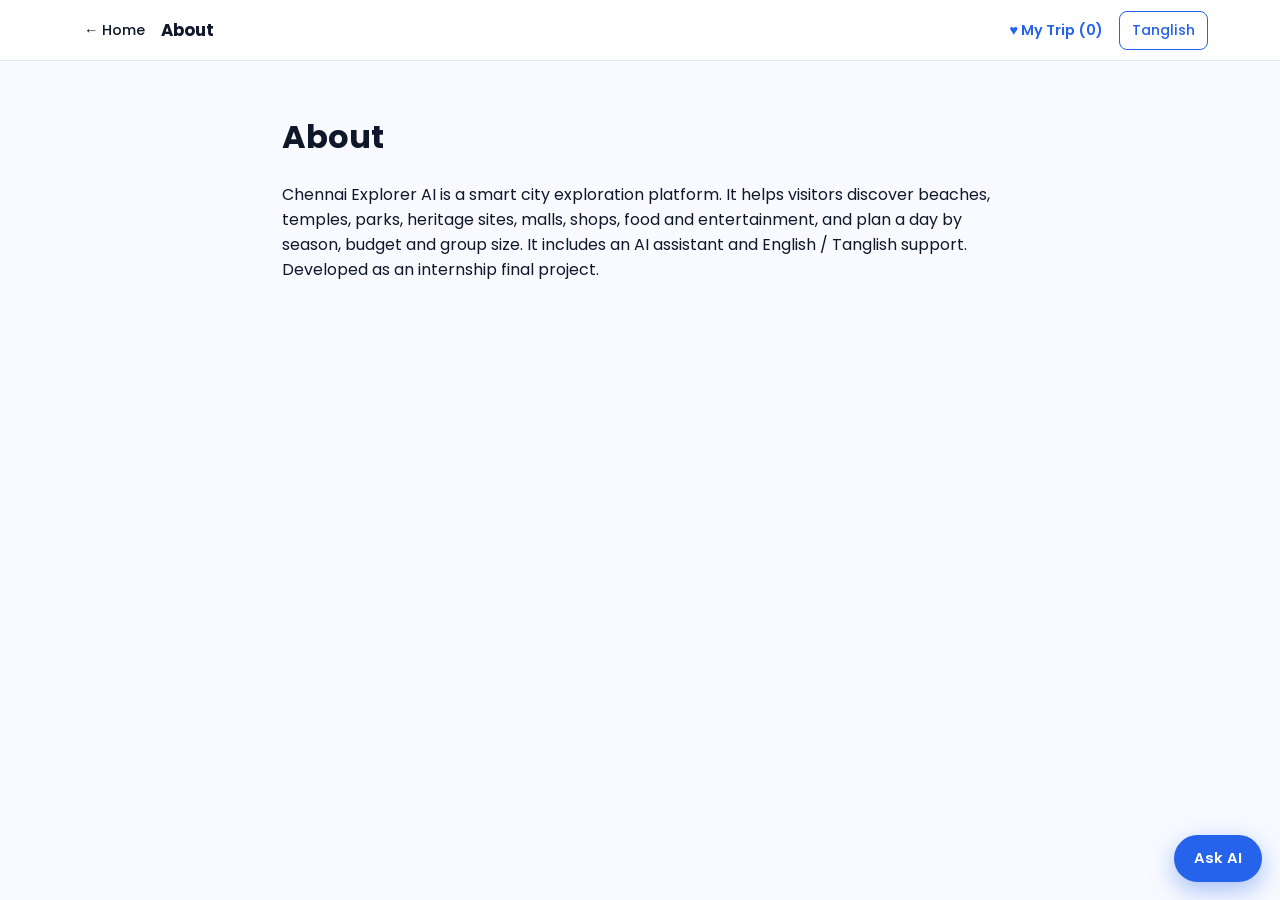
<file: about.html>
<!DOCTYPE html><html lang="en"><head><meta charset="utf-8"><meta name="viewport" content="width=device-width, initial-scale=1"><link rel="stylesheet" href="https://fonts.googleapis.com/css2?family=Poppins:wght@400;500;600;700&display=swap"><link rel="stylesheet" href="css/style.css"><title>About | Chennai Explorer</title></head><body>
<div class="bar"><div class="wrap"><a href="index.html" data-i="bkh"></a><b data-i="abt"></b><a href="mytrip.html" class="tripl noprint">♥ <span data-i="trip"></span> (<span class="fc">0</span>)</a><button class="lt" onclick="tg()"></button></div></div>
<div class="dt"><h1 data-i="abt"></h1><p data-i="ap"></p></div>
<script src="js/data.js"></script><script src="js/common.js"></script><script>applyLang()</script></body></html>
</file>
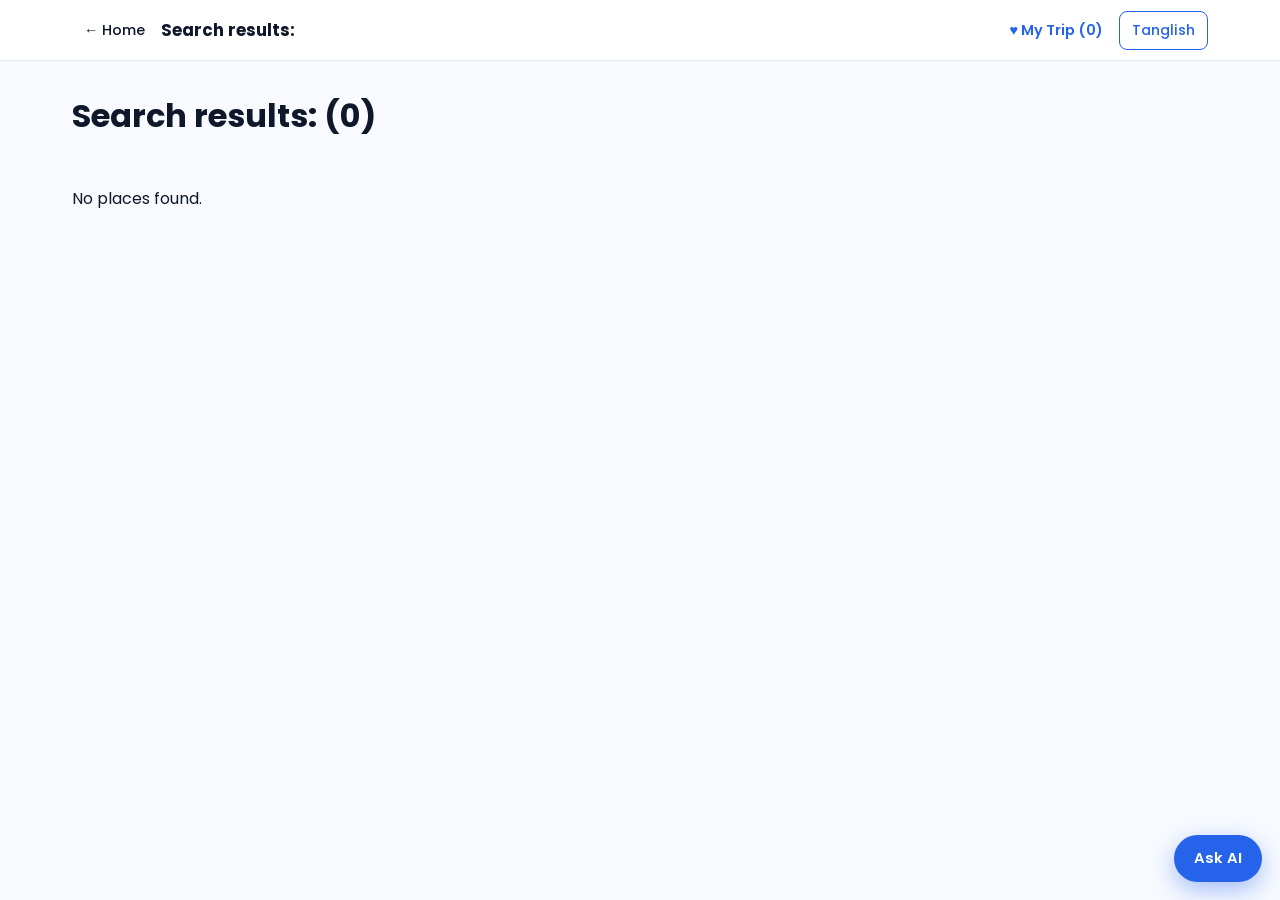
<file: category.html>
<!DOCTYPE html><html lang="en"><head><meta charset="utf-8"><meta name="viewport" content="width=device-width, initial-scale=1"><link rel="stylesheet" href="https://fonts.googleapis.com/css2?family=Poppins:wght@400;500;600;700&display=swap"><link rel="stylesheet" href="css/style.css"><title>Chennai Explorer</title></head><body>
<div class="bar"><div class="wrap"><a href="index.html" data-i="bkh"></a><b id="bt"></b><a href="mytrip.html" class="tripl noprint">♥ <span data-i="trip"></span> (<span class="fc">0</span>)</a><button class="lt" onclick="tg()"></button></div></div>
<div class="wrap"><div class="pt"><h1 id="ttl"></h1></div><div class="pg" id="pg"></div></div>
<script src="js/data.js"></script><script src="js/common.js"></script><script src="js/category.js"></script></body></html>
</file>
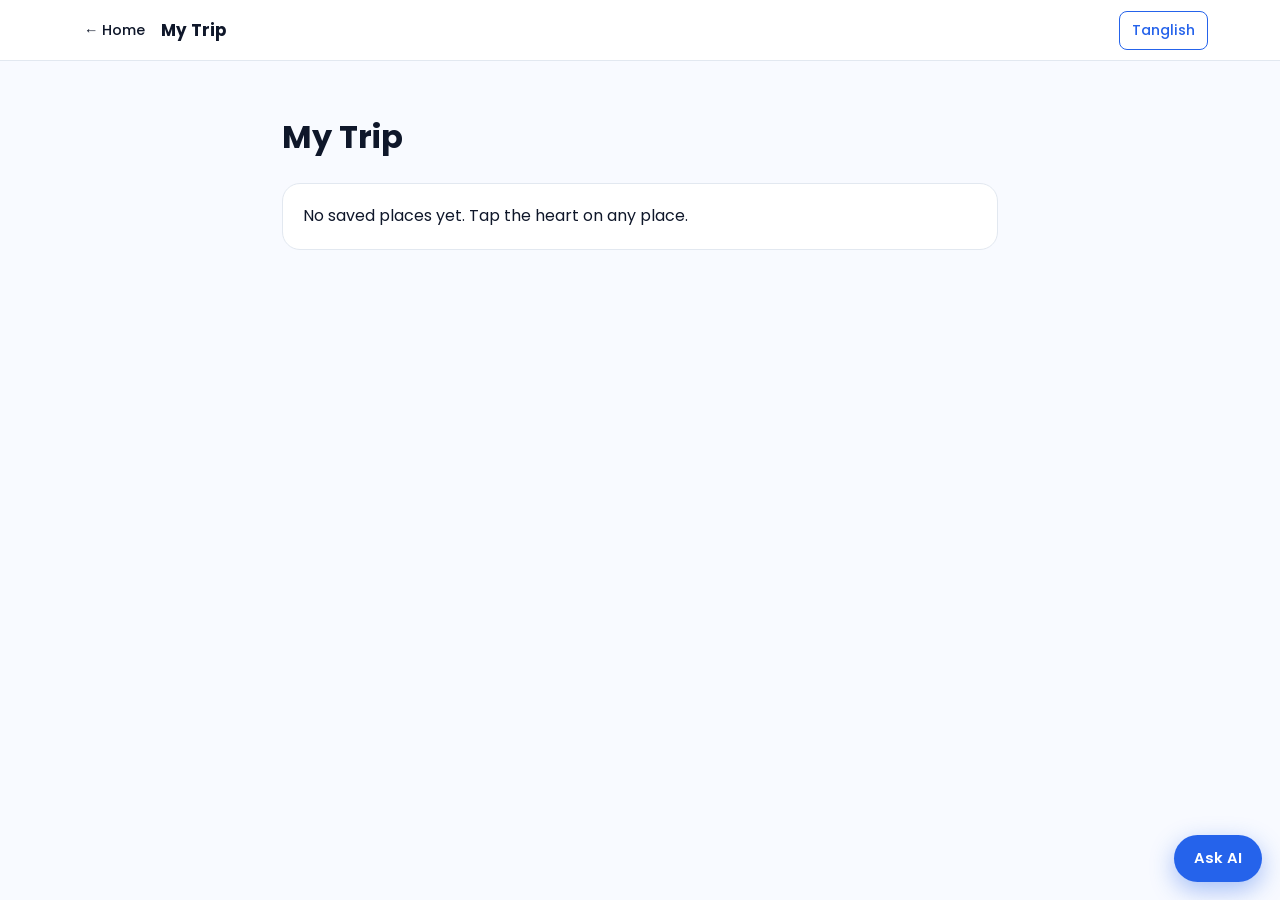
<file: mytrip.html>
<!DOCTYPE html><html lang="en"><head><meta charset="utf-8"><meta name="viewport" content="width=device-width, initial-scale=1"><link rel="stylesheet" href="https://fonts.googleapis.com/css2?family=Poppins:wght@400;500;600;700&display=swap"><link rel="stylesheet" href="css/style.css"><title>My Trip | Chennai Explorer</title></head><body>
<div class="bar"><div class="wrap"><a href="index.html" data-i="bkh"></a><b data-i="trip"></b><button class="lt" onclick="tg()"></button></div></div>
<div class="dt"><h1 data-i="trip"></h1><div id="list"></div></div>
<script src="js/data.js"></script><script src="js/common.js"></script><script src="js/mytrip.js"></script></body></html>
</file>
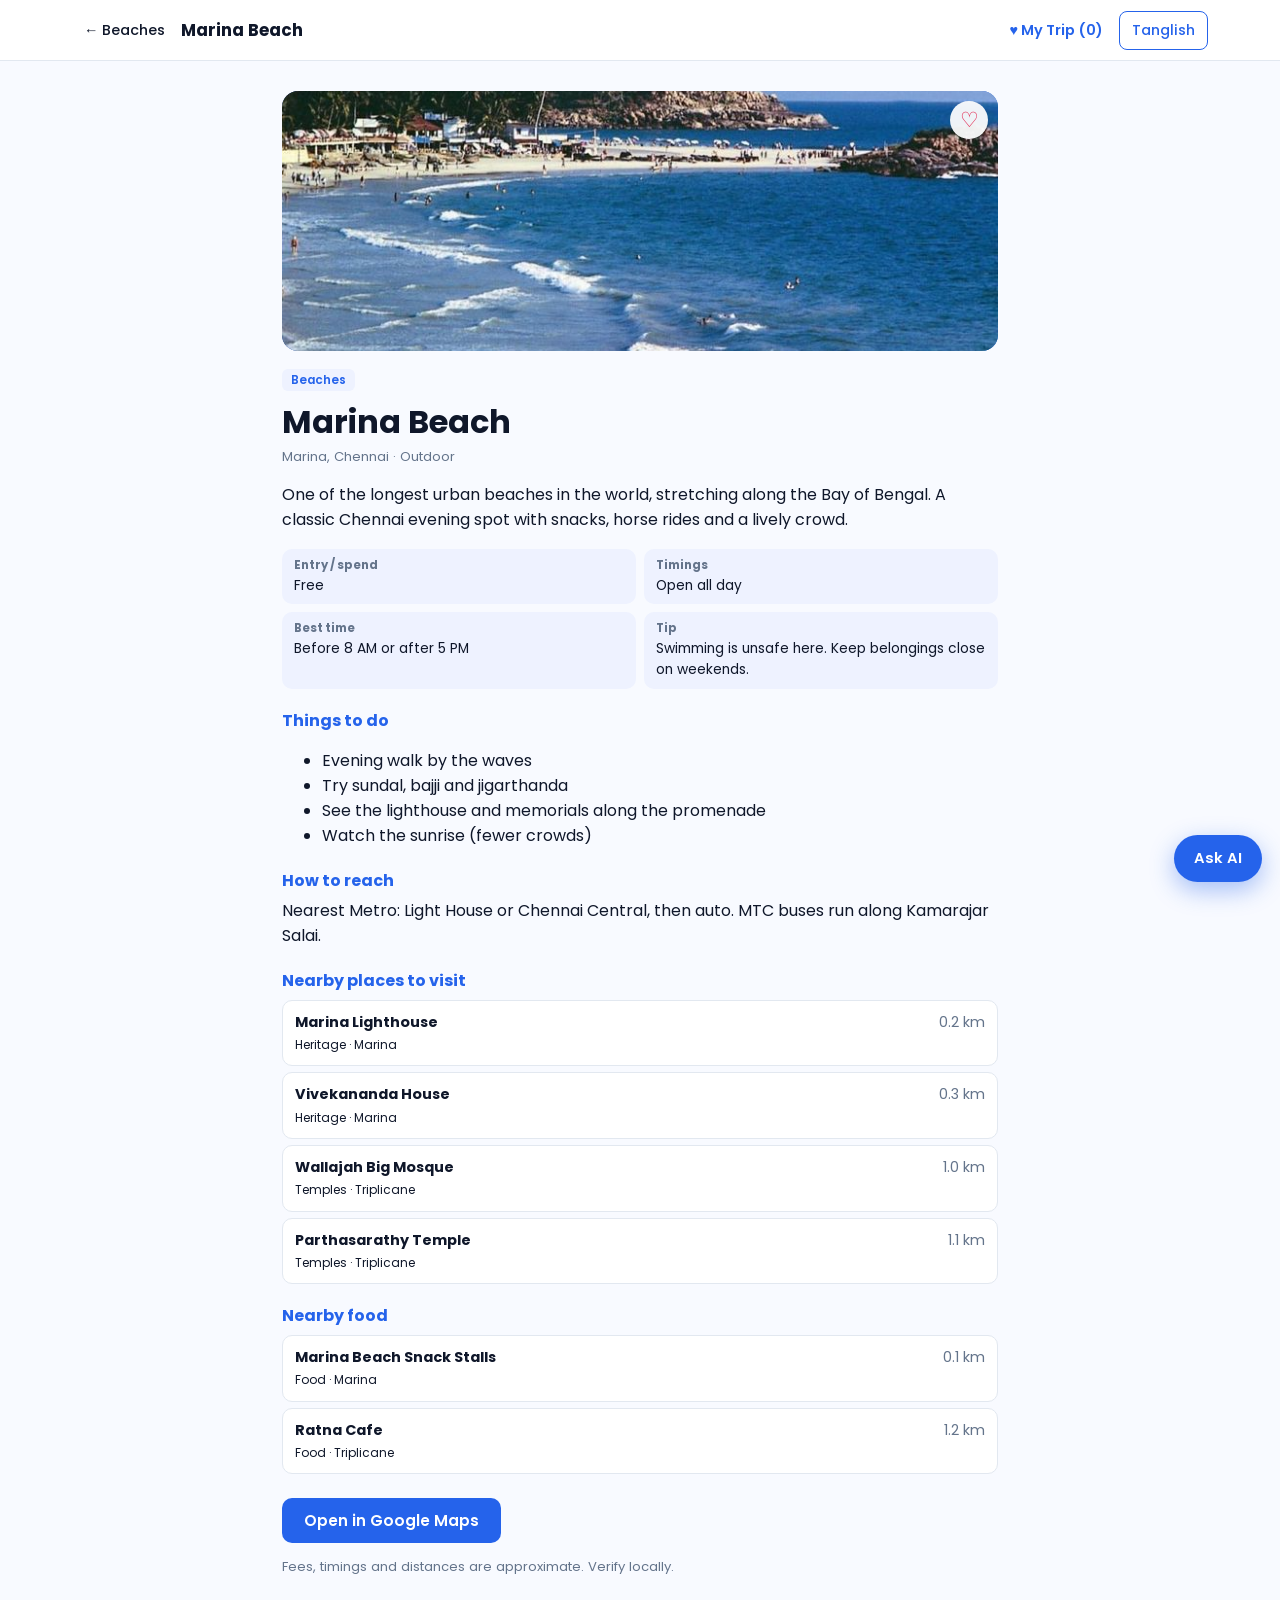
<file: place.html>
<!DOCTYPE html><html lang="en"><head><meta charset="utf-8"><meta name="viewport" content="width=device-width, initial-scale=1"><link rel="stylesheet" href="https://fonts.googleapis.com/css2?family=Poppins:wght@400;500;600;700&display=swap"><link rel="stylesheet" href="css/style.css"><title>Chennai Explorer</title></head><body>
<div class="bar"><div class="wrap"><a id="back" href="index.html">← Home</a><b id="bt"></b><a href="mytrip.html" class="tripl noprint">♥ <span data-i="trip"></span> (<span class="fc">0</span>)</a><button class="lt" onclick="tg()"></button></div></div>
<div class="dt" id="dt"></div>
<script src="js/data.js"></script><script src="js/common.js"></script><script src="js/place.js"></script></body></html>
</file>
<file: css/style.css>
:root{--bg:#f8faff;--card:#fff;--tx:#0f172a;--mut:#64748b;--ac:#2563eb;--alt:#eef2ff;--bd:#e2e8f0}
@media (prefers-color-scheme:dark){:root{--bg:#0b1220;--card:#111c33;--tx:#e5edf9;--mut:#94a3b8;--ac:#60a5fa;--alt:#15233f;--bd:#1f2d4a}}
*{box-sizing:border-box}html{scroll-behavior:smooth;scroll-padding-top:70px}
body{margin:0;background:var(--bg);color:var(--tx);font-family:'Poppins',system-ui,sans-serif;line-height:1.55}
.wrap{max-width:1180px;margin:0 auto;padding:0 22px}a{color:inherit;text-decoration:none}
.top{background:#0f235f;color:#dbeafe;text-align:center;font-size:.82rem;padding:7px 10px}
nav,.bar{position:sticky;top:0;z-index:50;background:var(--card);border-bottom:1px solid var(--bd)}
nav .wrap,.bar .wrap{display:flex;align-items:center;gap:4px;height:60px;flex-wrap:wrap}
.logo{font-weight:700;color:var(--ac);margin-right:auto;font-size:1.1rem}
nav a,nav button,.bar a,.bar button{font:500 .9rem 'Poppins';padding:8px 12px;border-radius:8px;background:none;border:0;cursor:pointer;color:var(--tx)}
nav a:hover,.bar a:hover{background:var(--alt)}.lt{border:1px solid var(--ac)!important;color:var(--ac)!important}
.bar b{margin-right:auto;font-size:1.05rem}
.hero{padding:90px 0 80px;text-align:center;color:#fff;background:linear-gradient(120deg,rgba(15,35,95,.88),rgba(37,99,235,.7)),url('../images/hero.jpg') center/cover,linear-gradient(120deg,#0f235f,#2563eb)}
.hero h1{font-size:clamp(2.2rem,6vw,4rem);margin:0 0 10px;line-height:1.1}.hero p{font-size:1.15rem;margin:0 auto 26px;max-width:600px;opacity:.95}
.sb{display:flex;gap:8px;max-width:580px;margin:0 auto;background:#fff;border-radius:14px;padding:6px}
.sb input{flex:1;border:0;padding:12px 14px;font:1rem 'Poppins';outline:0;background:none;color:#0f172a;min-width:0}
.btn{background:var(--ac);color:#fff;border:0;border-radius:10px;padding:11px 22px;font:600 .95rem 'Poppins';cursor:pointer;display:inline-block}
section{padding:64px 0}h2.sh{font-size:clamp(1.8rem,4vw,2.7rem);text-align:center;margin:0 0 6px}.ss{text-align:center;color:var(--mut);margin:0 0 36px}
.cg{display:grid;grid-template-columns:repeat(auto-fit,minmax(240px,1fr));gap:24px}
.cc{background:var(--card);border-radius:22px;overflow:hidden;text-align:center;box-shadow:0 8px 30px rgba(37,99,235,.1);transition:.2s;display:block}
.cc:hover{transform:translateY(-6px)}.ci,.pi{position:relative;display:flex;align-items:center;justify-content:center;background:linear-gradient(135deg,#1e3a8a,#3b82f6)}
.ci{height:170px}.pi{height:150px}.ci img,.pi img{position:absolute;inset:0;width:100%;height:100%;object-fit:cover}
.ci svg{width:56px;height:56px;stroke:#fff;fill:none;stroke-width:1.7;stroke-linecap:round;stroke-linejoin:round}
.cc .cb{padding:16px 16px 22px}.cc h3{margin:0 0 4px;font-size:1.3rem}.cc p{margin:0;color:var(--mut);font-size:.92rem}.cc small{color:var(--ac);font-weight:600}
.pl{display:grid;grid-template-columns:340px 1fr;gap:24px;align-items:start}@media(max-width:860px){.pl{grid-template-columns:1fr}}
.box{background:var(--card);border:1px solid var(--bd);border-radius:18px;padding:20px;display:block}
label{display:block;font-weight:600;margin:14px 0 8px;font-size:.88rem}label:first-child{margin-top:0}
.chips{display:flex;flex-wrap:wrap;gap:8px}.chip{border:1px solid var(--bd);background:var(--bg);color:var(--tx);border-radius:10px;padding:7px 13px;font:500 .85rem 'Poppins';cursor:pointer}.chip.on{background:var(--ac);color:#fff;border-color:var(--ac)}
input.f{width:100%;padding:10px;border-radius:10px;border:1px solid var(--bd);background:var(--bg);color:var(--tx);font:1rem 'Poppins'}
.row2{display:grid;grid-template-columns:1fr 1fr;gap:10px}
.stop{display:flex;gap:14px;margin-bottom:10px}.tm{min-width:70px;font-weight:700;color:var(--ac);font-size:.88rem}.mt{color:var(--mut);font-size:.82rem}
.pg{display:grid;grid-template-columns:repeat(auto-fill,minmax(260px,1fr));gap:18px;padding:30px 0 60px}
.pc{background:var(--card);border:1px solid var(--bd);border-radius:16px;overflow:hidden;display:block}.pc:hover{border-color:var(--ac)}
.pc .pb{padding:14px 16px 16px}.pc h3{margin:0 0 2px;font-size:1.02rem}.pc p{margin:6px 0 0;font-size:.88rem}
.pill{display:inline-block;background:var(--alt);color:var(--ac);border-radius:6px;padding:2px 9px;font-size:.74rem;font-weight:600;margin-bottom:6px}
.pt{padding:30px 0 0}.pt h1{margin:0}.dt{max-width:760px;margin:0 auto;padding:30px 22px 70px}.dt h4{margin:20px 0 6px;color:var(--ac)}
.facts{display:grid;grid-template-columns:1fr 1fr;gap:8px}.fact{background:var(--alt);border-radius:10px;padding:8px 12px;font-size:.86rem}.fact b{display:block;font-size:.72rem;color:var(--mut)}
.near{display:flex;justify-content:space-between;gap:10px;padding:10px 12px;border:1px solid var(--bd);border-radius:10px;margin-bottom:6px;font-size:.9rem;background:var(--card)}.near span{color:var(--mut);white-space:nowrap}
.dt .pi{height:260px;border-radius:16px;overflow:hidden;margin-bottom:16px}
footer{background:#0f235f;color:#cbd5e1;text-align:center;padding:24px 0;font-size:.85rem}
#cb{position:fixed;right:18px;bottom:18px;z-index:55;background:var(--ac);color:#fff;border:0;border-radius:999px;padding:13px 20px;font:600 .92rem 'Poppins';cursor:pointer;box-shadow:0 8px 24px rgba(37,99,235,.4)}
#cx{position:fixed;right:18px;bottom:76px;z-index:55;width:min(360px,calc(100vw - 36px));height:min(440px,62vh);background:var(--card);border:1px solid var(--bd);border-radius:16px;display:none;flex-direction:column;overflow:hidden;box-shadow:0 18px 50px rgba(0,0,0,.25)}#cx.show{display:flex}
.ch{background:linear-gradient(120deg,#0f235f,#2563eb);color:#fff;padding:12px 16px;font-weight:600}
#ms{flex:1;overflow:auto;padding:12px;display:flex;flex-direction:column;gap:8px;background:var(--alt)}
.m{max-width:88%;padding:9px 12px;border-radius:12px;font-size:.88rem;white-space:pre-wrap}.m.b{background:var(--card);border:1px solid var(--bd)}.m.u{background:var(--ac);color:#fff;align-self:flex-end}
.cr{display:flex;gap:6px;padding:8px;border-top:1px solid var(--bd)}.cr input{flex:1;padding:9px;border-radius:8px;border:1px solid var(--bd);background:var(--bg);color:var(--tx);font:.9rem 'Poppins'}

.hb{position:absolute;top:10px;right:10px;width:38px;height:38px;border-radius:50%;border:0;background:rgba(255,255,255,.93);color:#e11d48;font-size:1.3rem;cursor:pointer;z-index:2}
#map{display:none;height:540px;border-radius:16px;border:1px solid var(--bd);margin:22px 0 60px;z-index:1}
.tools{display:flex;gap:8px;flex-wrap:wrap}
.tripl{color:var(--ac)!important;font-weight:600!important}
@media print{.top,nav,.bar,.hero,#cats,footer,#cb,#cx,.pl>.box:first-child,.noprint,.hb{display:none!important}.pl{display:block}body{background:#fff;color:#000}}
.zg{display:grid;grid-template-columns:repeat(auto-fit,minmax(260px,1fr));gap:18px}.zg a.chip{display:inline-block}
.zc{background:var(--card);border-radius:22px;overflow:hidden;box-shadow:0 8px 30px rgba(37,99,235,.1);transition:.2s}.zc:hover{transform:translateY(-6px)}
.zh{position:relative;height:140px;display:flex;flex-direction:column;align-items:center;justify-content:center;gap:4px;color:#fff;background:linear-gradient(135deg,#1e3a8a,#3b82f6)}
.zh img{position:absolute;inset:0;width:100%;height:100%;object-fit:cover}.zh::after{content:"";position:absolute;inset:0;background:linear-gradient(135deg,rgba(30,58,138,.78),rgba(59,130,246,.55))}
.zh svg,.zh h3,.zh small{position:relative;z-index:1}.zh svg{width:38px;height:38px;stroke:#fff;fill:none;stroke-width:1.8;stroke-linecap:round;stroke-linejoin:round}
.zh h3{margin:0;font-size:1.25rem;color:#fff}.zh small{opacity:.9}.zb{padding:18px}
</file>
